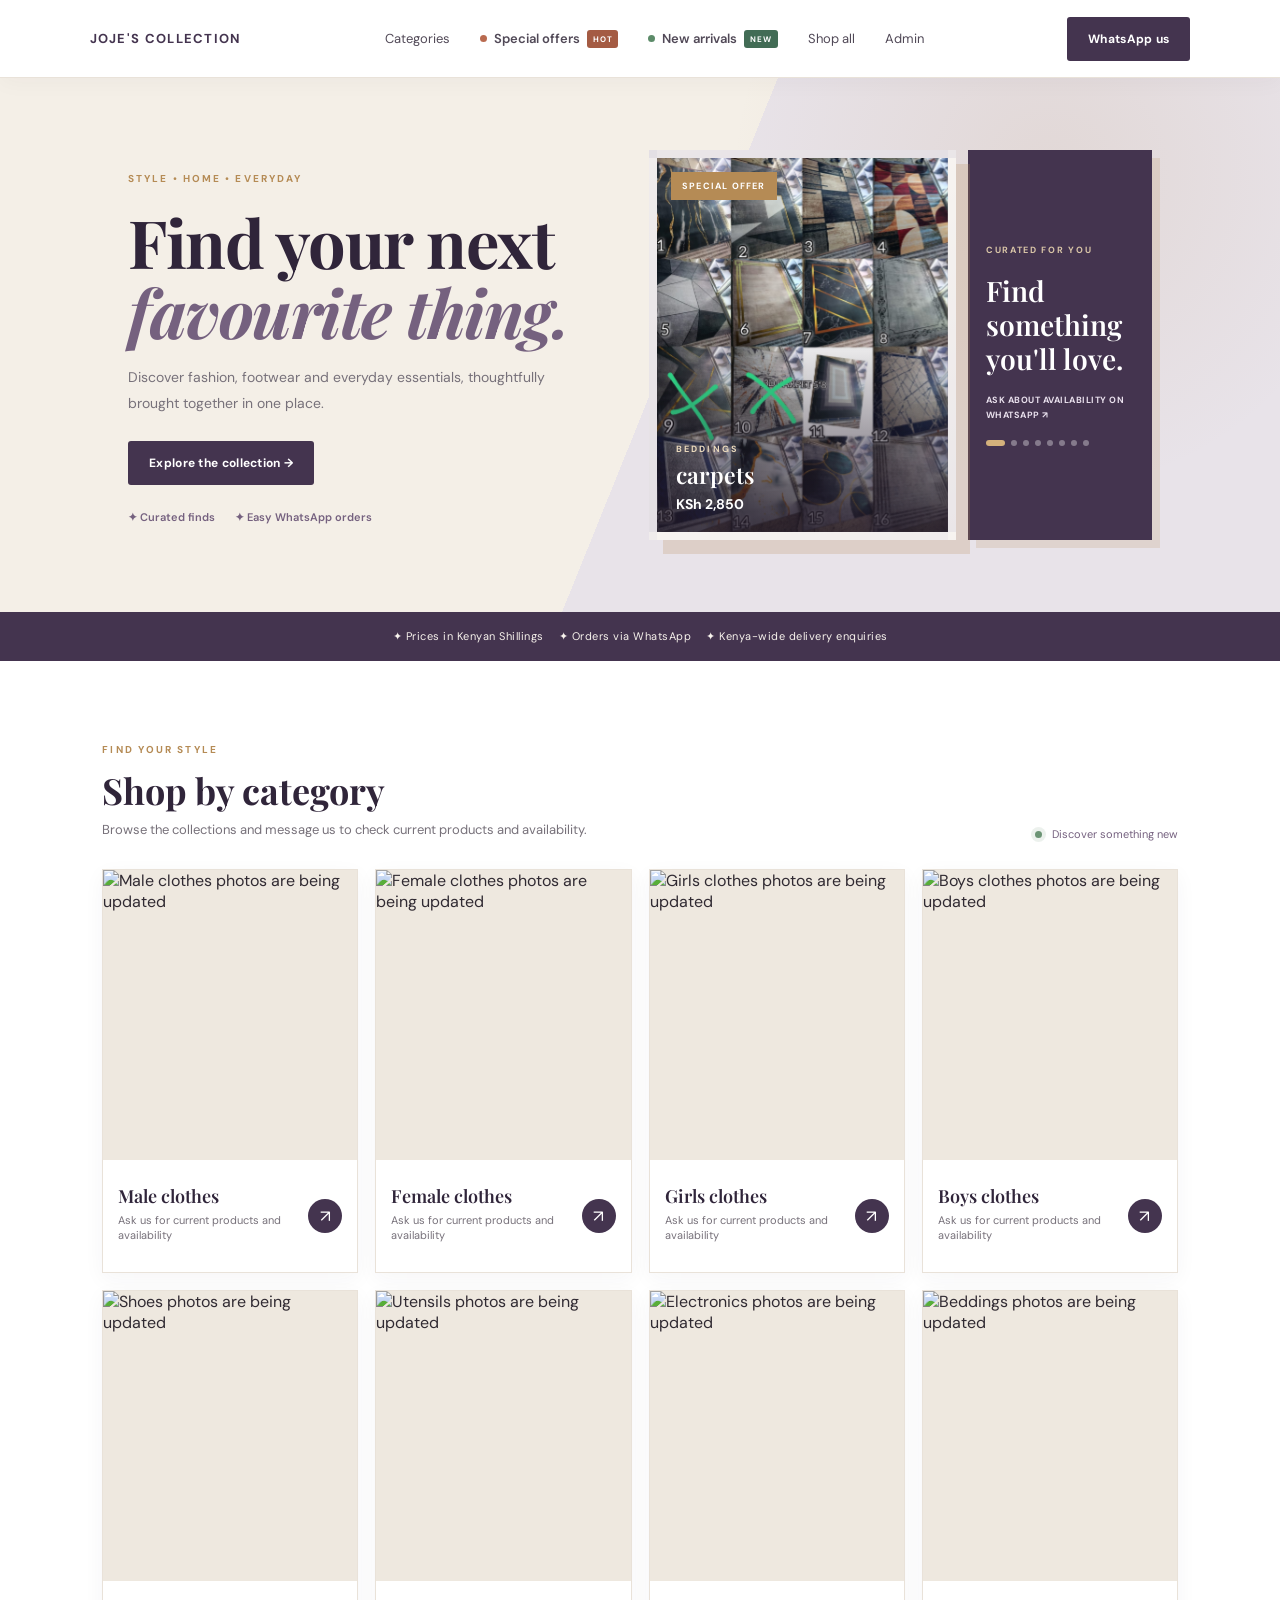
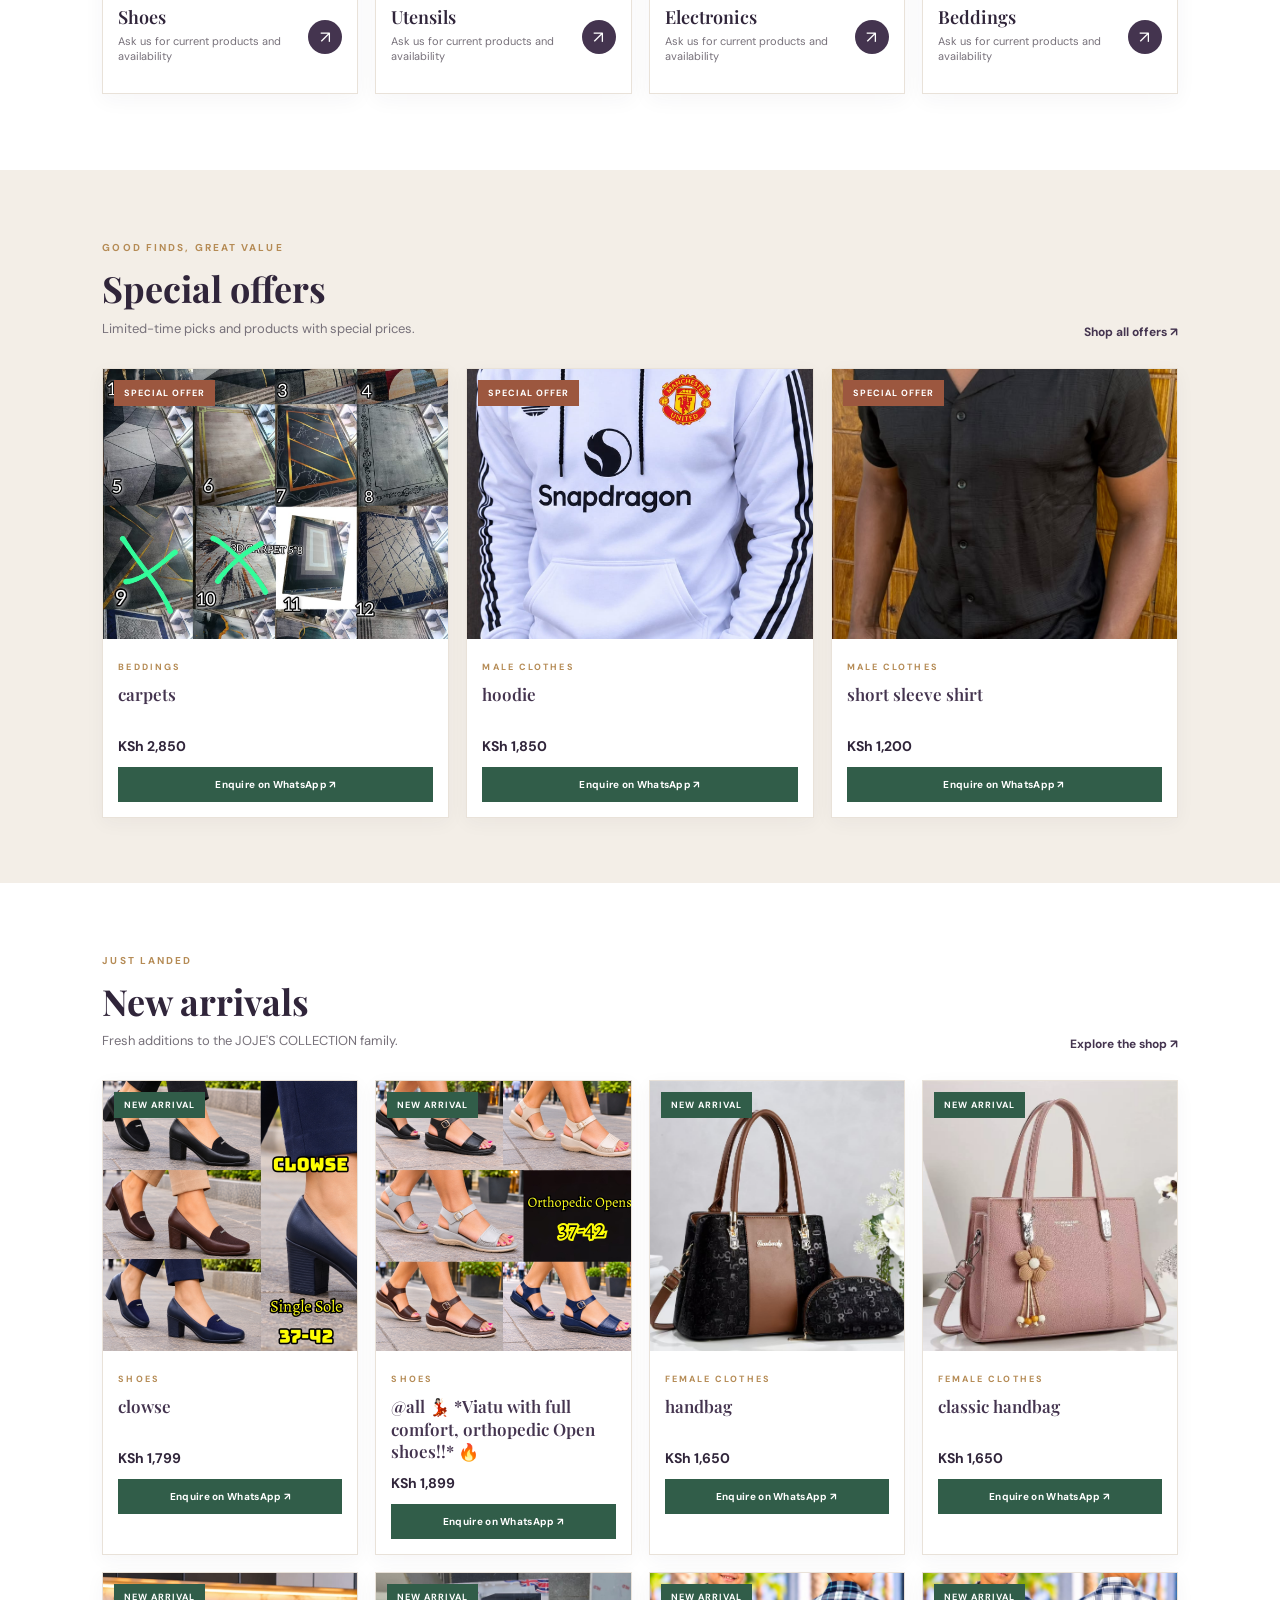
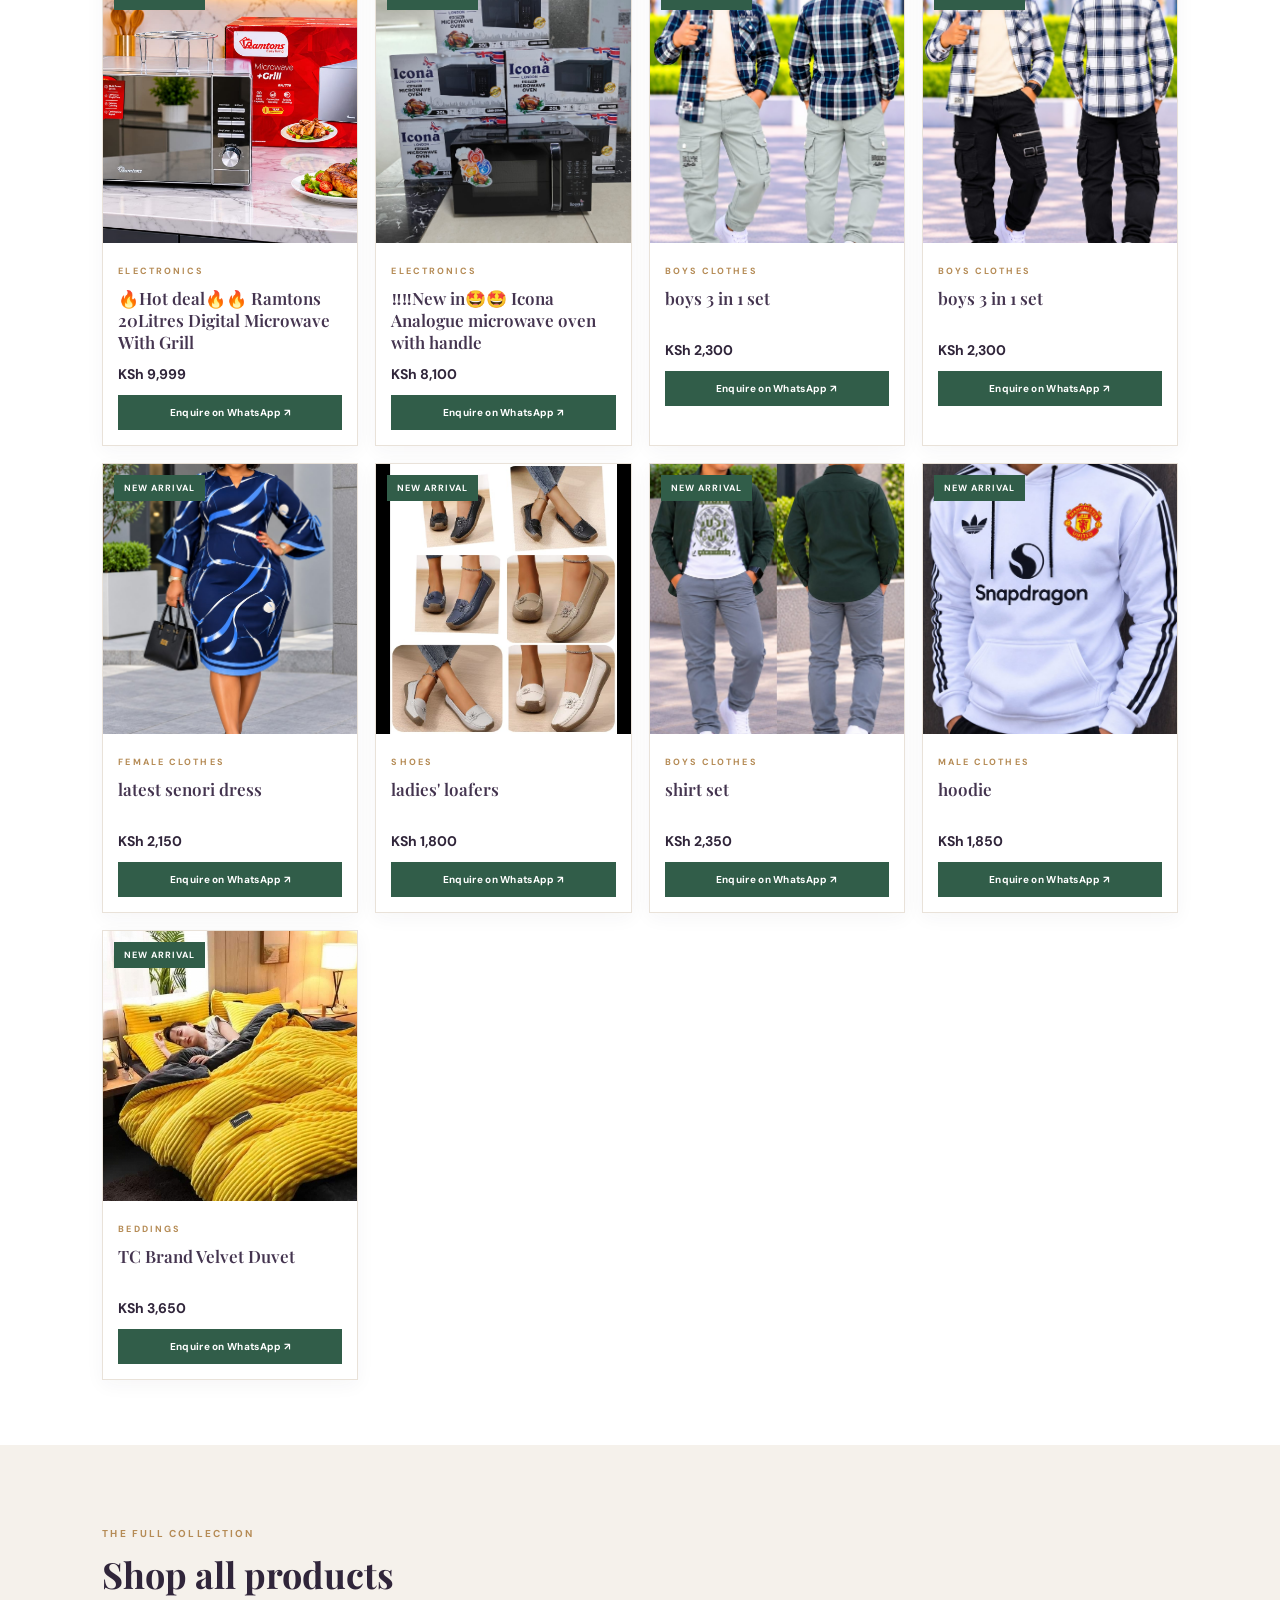
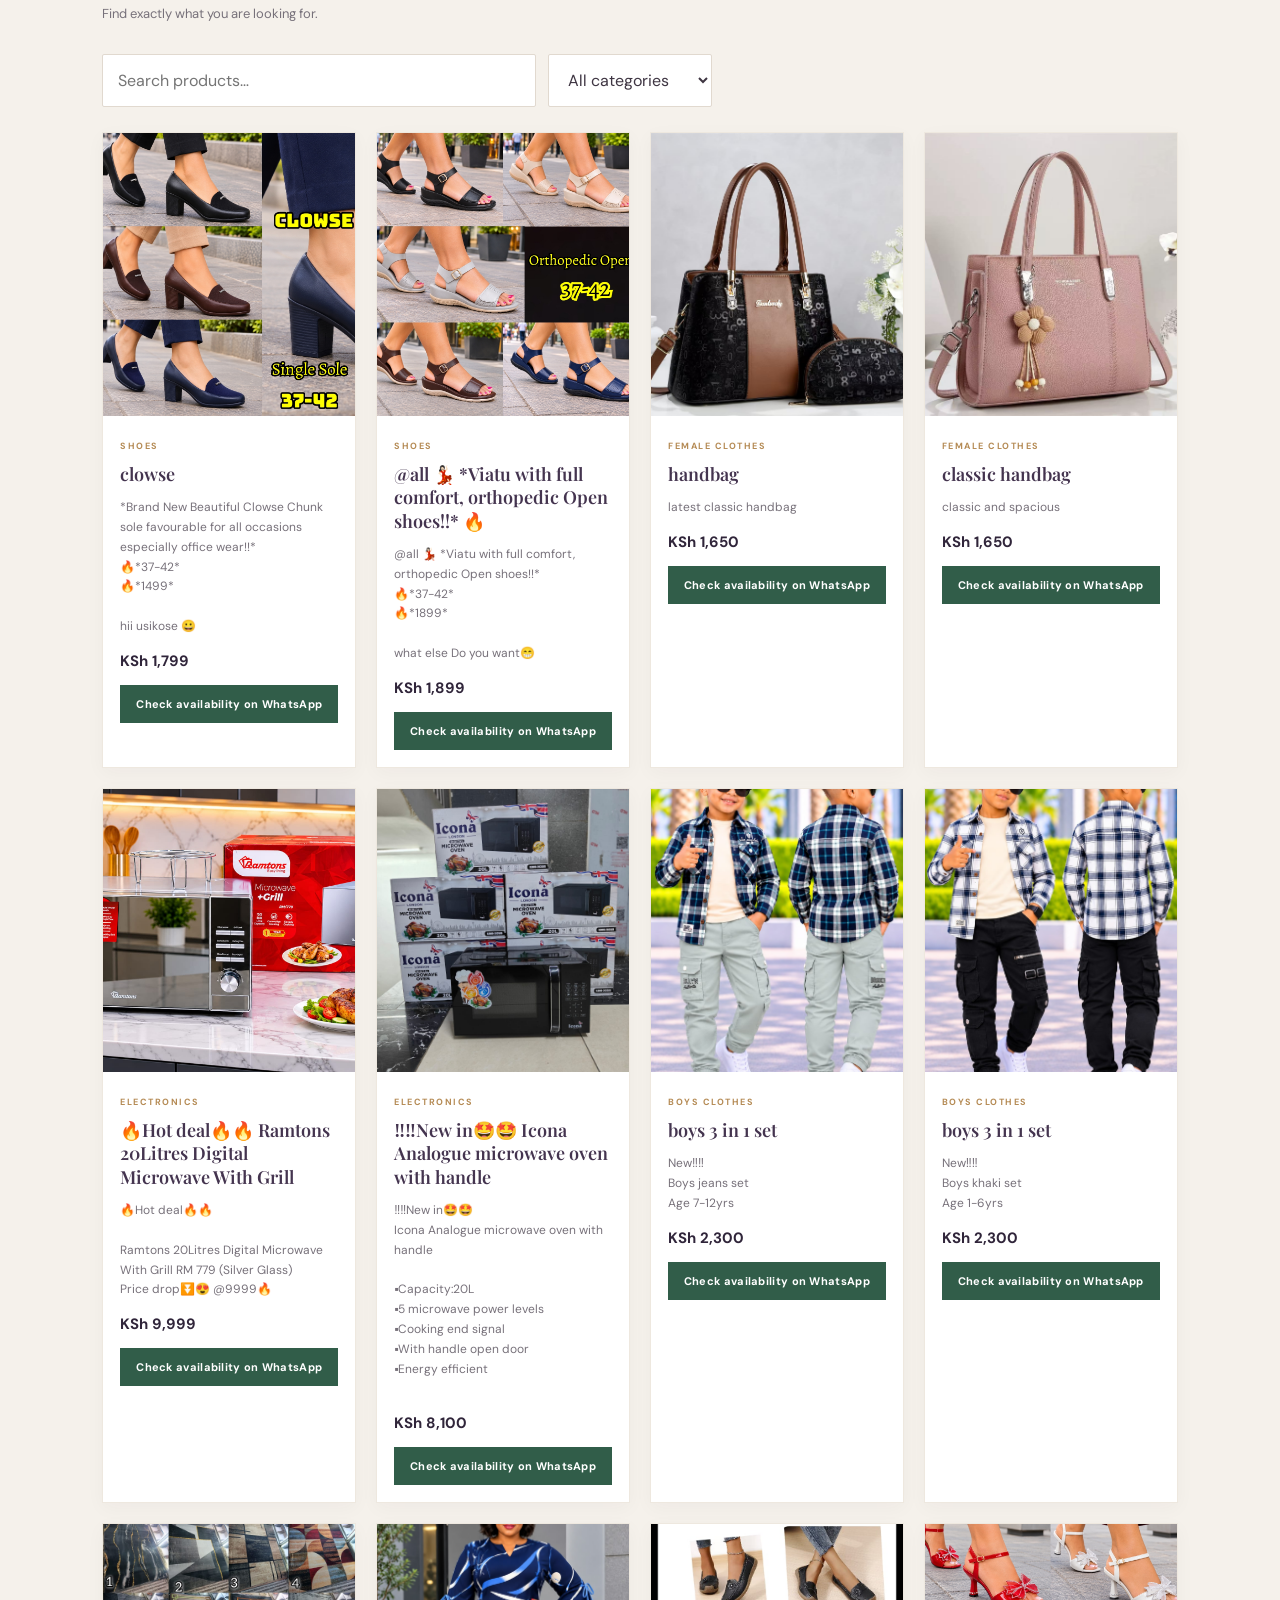
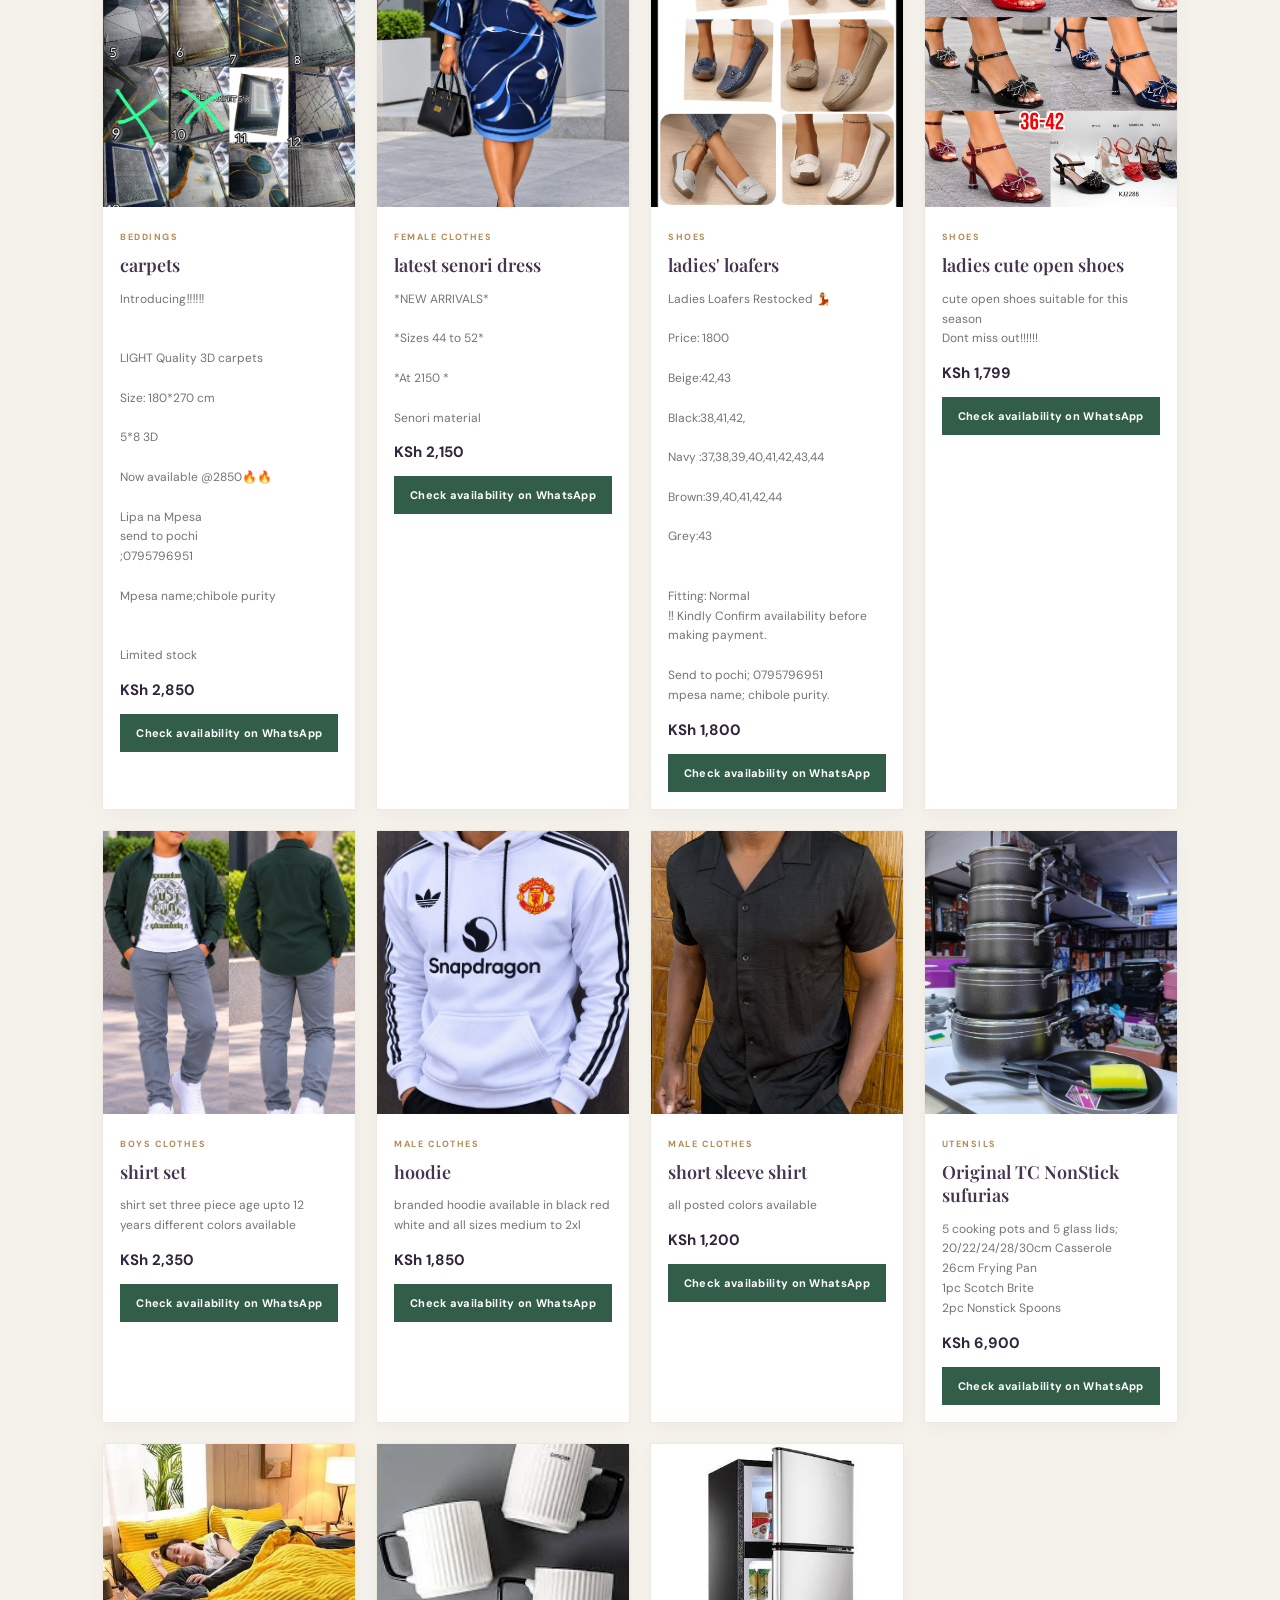
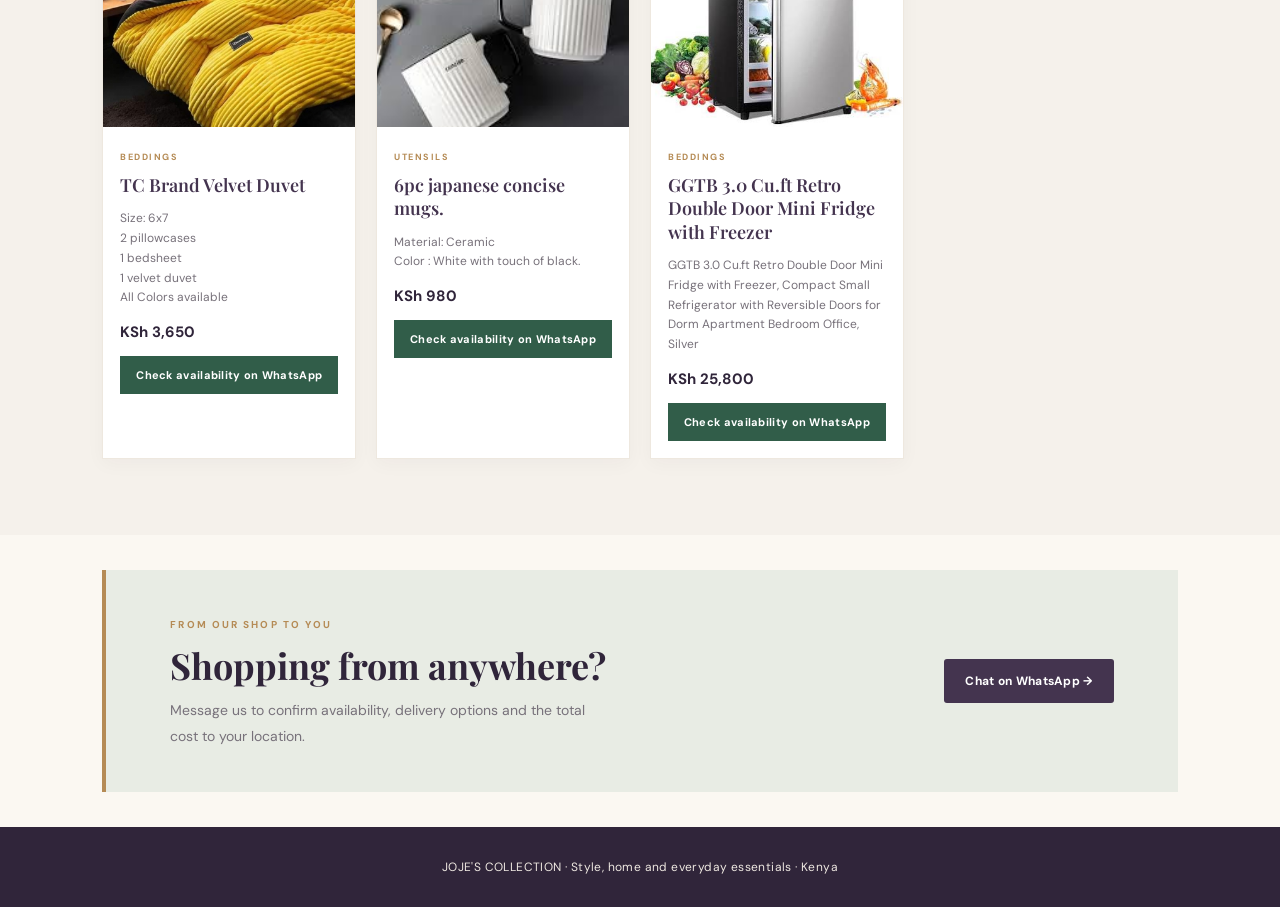
<file: index.html>
<!doctype html>
<html lang="en">
<head><meta charset="utf-8"><meta name="viewport" content="width=device-width,initial-scale=1"><meta name="theme-color" content="#30253a"><meta name="description" content="Shop fashion, footwear, home and everyday essentials at JOJE'S COLLECTION. Order conveniently on WhatsApp."><title>JOJE'S COLLECTION | Style, Home & Everyday</title><link rel="stylesheet" href="styles.css?v=20261106-brand-clean"></head>
<body>
<header><a class="brand" href="index.html"><span>JOJE'S COLLECTION</span></a><nav><a href="#categories">Categories</a><a class="nav-feature nav-offers" href="#offers"><span class="nav-pulse"></span>Special offers <b>HOT</b></a><a class="nav-feature nav-new" href="#new-arrivals"><span class="nav-pulse"></span>New arrivals <b>NEW</b></a><a href="#products">Shop all</a><a href="admin.html">Admin</a></nav><a class="wa" href="https://wa.me/254795796951">WhatsApp us</a></header>
<section class="hero"><div><small>STYLE • HOME • EVERYDAY</small><h1>Find your next<br><em>favourite thing.</em></h1><p>Discover fashion, footwear and everyday essentials, thoughtfully brought together in one place.</p><a class="btn" href="#categories">Explore the collection →</a><div class="hero-trust"><span>✦ Curated finds</span><span>✦ Easy WhatsApp orders</span></div></div><div id="hero-showcase" class="hero-showcase" aria-label="Featured products"></div></section>
<div class="strip">✦ Prices in Kenyan Shillings　 ✦ Orders via WhatsApp　 ✦ Kenya-wide delivery enquiries</div>
<main>
<section id="categories" class="category-section"><div class="section-heading"><div><small>FIND YOUR STYLE</small><h2>Shop by category</h2><p class="section-intro">Browse the collections and message us to check current products and availability.</p></div><span class="rotating-note"> <i></i> Discover something new</span></div><div id="cats" class="category-showcase"></div></section>
<section id="offers" class="feature-section offers-section"><div class="section-heading"><div><small>GOOD FINDS, GREAT VALUE</small><h2>Special offers</h2><p class="section-intro">Limited-time picks and products with special prices.</p></div><a class="text-link" href="#products">Shop all offers ↗</a></div><div id="offers-track" class="feature-track"></div></section>
<section id="new-arrivals" class="feature-section new-section"><div class="section-heading"><div><small>JUST LANDED</small><h2>New arrivals</h2><p class="section-intro">Fresh additions to the JOJE'S COLLECTION family.</p></div><a class="text-link" href="#products">Explore the shop ↗</a></div><div id="new-track" class="feature-track"></div></section>
<section id="products" class="products-section"><div class="section-heading"><div><small>THE FULL COLLECTION</small><h2>Shop all products</h2><p class="section-intro">Find exactly what you are looking for.</p></div></div><div class="tools"><input id="search" placeholder="Search products…" aria-label="Search products"><select id="filter" aria-label="Filter by category"><option value="">All categories</option></select></div><div id="grid" class="grid"></div><p id="empty" hidden>No products found. Please check back soon.</p></section>
<section class="delivery"><div><small>FROM OUR SHOP TO YOU</small><h2>Shopping from anywhere?</h2><p>Message us to confirm availability, delivery options and the total cost to your location.</p></div><a class="btn" href="https://wa.me/254795796951">Chat on WhatsApp →</a></section>
</main><footer>JOJE'S COLLECTION · Style, home and everyday essentials · Kenya</footer><script src="products.js"></script><script src="app.js?v=20261106-livefix"></script></body></html>
</file>
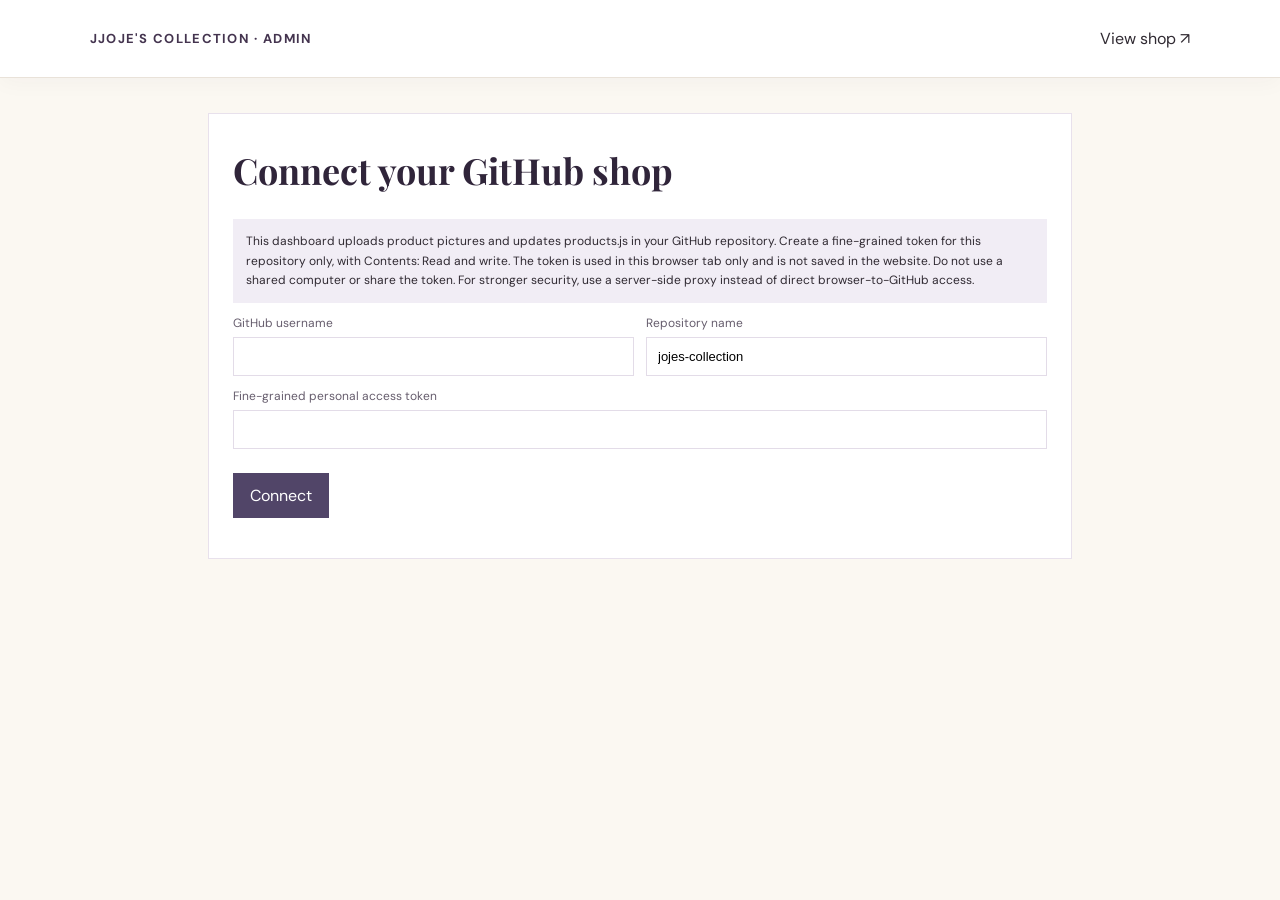
<file: admin.html>
<!doctype html><html><head><meta charset="utf-8"><meta name="viewport" content="width=device-width,initial-scale=1"><title>JOJE'S Admin</title><link rel="stylesheet" href="styles.css"><style>.wrap{max-width:900px;margin:35px auto;padding:0 18px}.panel{background:white;padding:24px;margin:18px 0;border:1px solid #e8e1ec}.form{display:grid;grid-template-columns:1fr 1fr;gap:12px}.form label{font-size:12px;color:#665d6d;display:flex;flex-direction:column;gap:6px}.form input,.form select,.form textarea{padding:11px;border:1px solid #e3dce8;font:13px Arial}.full{grid-column:1/-1}button{background:#514568;color:white;border:0;padding:12px 17px;cursor:pointer;margin:8px 6px 0 0}.note{background:#f1edf5;padding:13px;font-size:12px;line-height:1.6}.row{display:flex;gap:12px;align-items:center;border-bottom:1px solid #eee;padding:10px 0}.row img{width:55px;height:60px;object-fit:cover}.grow{flex:1}.row small{display:block}.status{white-space:pre-wrap;font-size:12px;margin-top:12px}.hidden{display:none}@media(max-width:600px){.form{grid-template-columns:1fr}.full{grid-column:auto}}</style></head><body><header><a class="brand" href="index.html">J<span>JOJE'S COLLECTION · ADMIN</span></a><a href="index.html">View shop ↗</a></header><main class="wrap"><section class="panel"><h2>Connect your GitHub shop</h2><p class="note">This dashboard uploads product pictures and updates products.js in your GitHub repository. Create a fine-grained token for this repository only, with Contents: Read and write. The token is used in this browser tab only and is not saved in the website. Do not use a shared computer or share the token. For stronger security, use a server-side proxy instead of direct browser-to-GitHub access.</p><div class="form"><label>GitHub username<input id="owner"></label><label>Repository name<input id="repo" value="jojes-collection"></label><label class="full">Fine-grained personal access token<input id="token" type="password" autocomplete="off"></label></div><p><button id="connect">Connect</button><button id="disconnect" class="hidden">Disconnect</button></p><div id="connection" class="status"></div></section><section id="editor" class="panel hidden"><h2 id="heading">Add a product</h2><form id="form" class="form"><label>Product name<input id="name" required></label><label>Category<select id="category"></select></label><label>Price (KES)<input id="price" type="number" min="0" step="1" required></label><label>Stock / availability<input id="stock" placeholder="e.g. In stock"></label><label class="full">Description<textarea id="description"></textarea></label><label class="full">Product pictures (select multiple)<input id="photos" type="file" accept="image/jpeg,image/png,image/webp" multiple></label><label><span><input id="active" type="checkbox" checked> Display on shop</span></label><label><span><input id="isOffer" type="checkbox"> Mark as special offer</span></label><label><span><input id="isNew" type="checkbox"> Mark as new arrival</span></label><div class="full"><button id="save" type="submit">Publish product</button><button id="clear" type="button">Clear form</button></div></form><div id="result" class="status"></div></section><section id="catalogue" class="panel hidden"><h2>Products</h2><div id="list"></div></section></main><script src="products.js"></script><script src="admin.js"></script></body></html>
</file>
<file: styles.css>
@import url('https://fonts.googleapis.com/css2?family=DM+Sans:wght@400;500;600;700&family=Playfair+Display:ital,wght@0,600;0,700;1,600&display=swap');
:root{--plum:#44344f;--deep:#30253a;--soft:#75617f;--cream:#fbf8f2;--ivory:#f3eee5;--gold:#b58b55;--sage:#e8ece4;--muted:#77717a;--line:#e9e2d9}
*{box-sizing:border-box}html{scroll-behavior:smooth}body{margin:0;background:var(--cream);color:#302a32;font-family:'DM Sans',sans-serif;-webkit-font-smoothing:antialiased}a{color:inherit;text-decoration:none}button,input,select{font:inherit}
header{min-height:78px;padding:0 7%;display:flex;align-items:center;justify-content:space-between;gap:24px;background:rgba(255,255,255,.97);position:sticky;top:0;z-index:10;border-bottom:1px solid var(--line);box-shadow:0 4px 22px rgba(48,37,58,.035)}
.brand{display:flex;align-items:center;gap:0;color:var(--plum);font-weight:700;letter-spacing:1.3px;font-size:13px;white-space:nowrap}
nav{display:flex;align-items:center;gap:30px;font-size:13px;color:#514957}nav a:hover{color:var(--gold)}
.wa,.btn{display:inline-flex;align-items:center;justify-content:center;background:var(--plum);color:white;padding:14px 21px;border-radius:3px;font-size:12px;font-weight:700;letter-spacing:.3px;transition:.2s}.wa:hover,.btn:hover{background:var(--deep);transform:translateY(-2px)}
.hero{padding:72px 10%;min-height:510px;display:grid;grid-template-columns:1.02fr .98fr;align-items:center;gap:54px;overflow:hidden;background:radial-gradient(circle at 82% 18%,rgba(181,139,85,.13),transparent 28%),linear-gradient(112deg,#f4efe7 0%,#f4efe7 52%,#e8e3e9 52%,#e8e3e9 100%)}
small{color:var(--gold);letter-spacing:2.1px;font-weight:700;font-size:10px;text-transform:uppercase}.hero h1{font:700 clamp(44px,5.2vw,72px)/1.06 'Playfair Display',Georgia,serif;color:var(--deep);margin:20px 0 17px;letter-spacing:-1.5px}.hero h1 em{color:var(--soft)}
.hero p,.delivery p{color:var(--muted);line-height:1.85;font-size:14px;max-width:430px;margin:0 0 25px}
.hero-art{min-height:320px;position:relative;isolation:isolate;background:linear-gradient(145deg,rgba(48,37,58,.08),rgba(48,37,58,.55)),radial-gradient(ellipse at 70% 24%,#d8c8b0 0%,transparent 33%),linear-gradient(135deg,#b9a9b9,#796b7e 58%,#51445d);box-shadow:18px 18px 0 rgba(181,139,85,.23);display:flex;flex-direction:column;align-items:center;justify-content:center;color:white;transform:rotate(-2deg);border:9px solid rgba(255,255,255,.55)}
.hero-art:before,.hero-art:after{content:'';position:absolute;z-index:-1;border:1px solid rgba(255,255,255,.42);inset:18px}.hero-art:after{inset:29px;border-color:rgba(255,255,255,.18)}.hero-art span{font:italic 58px Georgia,serif;letter-spacing:2px}.hero-art b{letter-spacing:6px;font-size:13px;margin-top:5px}.hero-art small{color:#fff;margin-top:27px;font-size:9px}
.strip{text-align:center;padding:17px 12px;background:var(--plum);color:#f8f3ed;font-size:11px;letter-spacing:.5px}main section{padding:76px 8%}h2{font:700 36px/1.15 'Playfair Display',Georgia,serif;color:var(--deep);margin:12px 0 28px}
.cats{display:grid;grid-template-columns:repeat(4,1fr);gap:14px}.cat{position:relative;overflow:hidden;min-height:128px;padding:24px;display:flex;align-items:flex-end;background:linear-gradient(135deg,#eee8df,#e3dce8);color:var(--plum);font:600 19px 'Playfair Display',Georgia,serif;border:1px solid rgba(68,52,79,.06);transition:.22s}.cat:nth-child(3n+2){background:linear-gradient(135deg,#e8ece4,#dce3d8)}.cat:nth-child(3n){background:linear-gradient(135deg,#f1e8dc,#e7d8c7)}.cat:after{content:'↗';position:absolute;top:17px;right:19px;color:var(--gold);font:20px 'DM Sans',sans-serif}.cat:hover{transform:translateY(-4px);box-shadow:0 12px 24px rgba(48,37,58,.09)}
#products{background:#f5f1eb}.tools{display:flex;gap:12px;margin-bottom:25px;max-width:610px}.tools input,.tools select{min-width:0;padding:14px 15px;border:1px solid #e1d9cf;background:white;color:#3e3542;outline:none;border-radius:2px}.tools input{flex:1}.tools input:focus,.tools select:focus{border-color:var(--gold);box-shadow:0 0 0 3px rgba(181,139,85,.12)}
.grid{display:grid;grid-template-columns:repeat(4,1fr);gap:20px}.card{min-width:0;overflow:hidden;background:white;border:1px solid #eee8df;box-shadow:0 5px 18px rgba(48,37,58,.035);transition:.22s}.card:hover{transform:translateY(-5px);box-shadow:0 15px 28px rgba(48,37,58,.10)}.card img{display:block;width:100%;aspect-ratio:4/4.5;object-fit:cover;background:#eee9e2}
.info{padding:17px}.info small{font-size:9px;letter-spacing:1.5px}.info h3{font:600 18px/1.3 'Playfair Display',Georgia,serif;color:var(--plum);margin:9px 0}.info p{font-size:12px;line-height:1.65;color:var(--muted);white-space:pre-line}.price{color:var(--deep);font-weight:700;font-size:15px;margin:14px 0}.order{display:block;text-align:center;background:#315d49;color:white;padding:12px;font-size:11px;font-weight:700;letter-spacing:.3px}.order:hover{background:#244635}#empty{color:var(--muted);padding:25px 0}
.delivery{background:var(--sage);margin:35px 8%;padding:42px 5%;display:flex;align-items:center;justify-content:space-between;gap:25px;border-left:4px solid var(--gold)}.delivery h2{margin-bottom:12px}.delivery p{margin-bottom:0}footer{text-align:center;background:var(--deep);color:#eee8e1;padding:32px 15px;font-size:12px;letter-spacing:.4px}
@media(max-width:900px){header{padding:0 5%}nav{gap:17px}.hero{padding:60px 7%;gap:30px}.grid{grid-template-columns:repeat(3,1fr)}}
@media(max-width:650px){header{min-height:68px;padding:0 5%;gap:10px}.brand{font-size:11px;letter-spacing:.7px}nav{display:none}.wa{padding:11px 13px;font-size:11px}.hero{grid-template-columns:1fr;padding:48px 7% 55px;gap:34px;background:linear-gradient(145deg,#f4efe7,#e8e3e9)}.hero h1{font-size:clamp(43px,12vw,58px)}.hero-art{min-height:220px}.hero-art span{font-size:45px}.strip{line-height:1.8;padding:13px 16px}main section{padding:52px 5%}h2{font-size:30px}.cats{grid-template-columns:repeat(2,1fr);gap:10px}.cat{min-height:100px;padding:17px;font-size:16px}.tools{gap:8px}.tools input,.tools select{width:50%;padding:12px 10px;font-size:12px}.grid{grid-template-columns:repeat(2,minmax(0,1fr));gap:11px}.info{padding:12px}.info h3{font-size:16px}.info p{font-size:11px}.delivery{margin:12px 5%;padding:27px 6%;display:block}.delivery .btn{margin-top:20px}}
@media(max-width:360px){.brand span{font-size:10px}.info h3{font-size:14px}}

/* Rotating category previews and featured product rails */
.hero-trust{display:flex;flex-wrap:wrap;gap:20px;margin-top:25px;color:var(--soft);font-size:11px;font-weight:600}
.section-heading{display:flex;align-items:flex-end;justify-content:space-between;gap:20px;margin-bottom:28px}
.section-heading h2{margin-bottom:8px}.section-intro{margin:0;color:var(--muted);font-size:13px;line-height:1.7;max-width:560px}
.rotating-note{font-size:11px;color:var(--soft);white-space:nowrap}.rotating-note i{display:inline-block;width:7px;height:7px;border-radius:50%;background:#6c9475;margin-right:7px;box-shadow:0 0 0 4px rgba(108,148,117,.13)}
.category-showcase{display:grid;grid-template-columns:repeat(4,minmax(0,1fr));gap:17px}
.category-tile{min-width:0;background:#fff;border:1px solid var(--line);box-shadow:0 6px 20px rgba(48,37,58,.045);overflow:hidden;transition:transform .25s,box-shadow .25s}
.category-tile:hover{transform:translateY(-5px);box-shadow:0 14px 28px rgba(48,37,58,.11)}
.category-visual{height:205px;position:relative;background:linear-gradient(145deg,#eee8df,#ded5e3);overflow:hidden}
.category-visual img{width:100%;height:100%;display:block;object-fit:cover;animation:categoryReveal .55s ease both}
.category-count{position:absolute;right:10px;top:10px;background:rgba(48,37,58,.78);color:white;padding:6px 9px;font-size:9px;letter-spacing:1px}
.category-caption{min-height:104px;padding:14px 15px;display:flex;align-items:center;justify-content:space-between;gap:10px}
.category-caption h3{font:600 18px 'Playfair Display',Georgia,serif;color:var(--deep);margin:0 0 5px}
.category-caption p{font-size:11px;color:var(--muted);margin:0 0 6px;line-height:1.4}
.category-caption strong{font-size:12px;color:var(--plum)}
.category-caption>a{width:34px;height:34px;flex:0 0 34px;display:grid;place-items:center;border-radius:50%;background:var(--plum);color:white;font-size:17px}
.empty-visual{display:grid;place-items:center}.category-symbol{font:italic 80px Georgia;color:rgba(68,52,79,.3)}
.category-section{background:#fff}
.feature-section{padding-top:65px;padding-bottom:65px}
.offers-section{background:#f3eee7}
.new-section{background:#fff}
.feature-track{display:grid;grid-template-columns:repeat(4,minmax(0,1fr));gap:17px}
.spot-card{min-width:0;background:white;border:1px solid var(--line);overflow:hidden;box-shadow:0 5px 18px rgba(48,37,58,.045);animation:categoryReveal .45s ease both}
.spot-image{height:220px;display:block;position:relative;overflow:hidden;background:#eee8df}
.spot-image img{width:100%;height:100%;object-fit:cover;display:block;transition:transform .45s}
.spot-card:hover .spot-image img{transform:scale(1.045)}
.spot-badge{position:absolute;left:11px;top:11px;padding:7px 10px;color:#fff;font-size:9px;letter-spacing:1px;font-weight:700}
.spot-badge.offer{background:#9c573f}.spot-badge.new{background:#315d49}
.spot-info{padding:15px}.spot-info>small{font-size:9px}.spot-info h3{font:600 17px/1.3 'Playfair Display',Georgia,serif;color:var(--plum);min-height:42px;margin:8px 0}.spot-info strong{display:block;color:var(--deep);font-size:14px;margin:12px 0}
.spot-order{display:block;text-align:center;padding:11px;background:#315d49;color:white;font-size:10px;font-weight:700;letter-spacing:.3px}
.feature-empty{grid-column:1/-1;padding:26px;background:rgba(255,255,255,.65);border:1px dashed #d9cfc2;color:var(--muted);font-size:13px;text-align:center}.feature-empty span{font-size:24px;color:var(--gold)}
.text-link{font-size:12px;color:var(--plum);font-weight:700;white-space:nowrap}.text-link:hover{color:var(--gold)}
@keyframes categoryReveal{from{opacity:.45;transform:translateY(8px)}to{opacity:1;transform:translateY(0)}}
@media(max-width:900px){.category-showcase,.feature-track{grid-template-columns:repeat(2,minmax(0,1fr))}.category-visual,.spot-image{height:190px}}
@media(max-width:650px){.section-heading{align-items:flex-start;flex-direction:column;gap:12px}.rotating-note{font-size:10px}.category-showcase,.feature-track{grid-template-columns:repeat(2,minmax(0,1fr));gap:10px}.category-visual{height:145px}.category-caption{min-height:94px;padding:11px}.category-caption h3{font-size:15px}.category-caption p{font-size:10px}.spot-image{height:155px}.spot-info{padding:11px}.spot-info h3{font-size:15px;min-height:38px}.spot-info strong{font-size:13px}.spot-order{font-size:9px;padding:10px}.feature-section{padding-top:48px;padding-bottom:48px}}
@media(prefers-reduced-motion:reduce){*,*::before,*::after{scroll-behavior:auto!important;animation-duration:.01ms!important;animation-iteration-count:1!important;transition-duration:.01ms!important}}


/* Live hero product collage */
.hero{grid-template-columns:1fr 1.05fr;gap:42px}
.hero-showcase{min-height:390px;display:grid;grid-template-columns:1.25fr .75fr;gap:12px;align-items:stretch;position:relative}
.hero-product-main{position:relative;display:block;min-height:390px;overflow:hidden;background:linear-gradient(145deg,#e7ddd2,#a99bab);box-shadow:14px 14px 0 rgba(181,139,85,.22);border:8px solid rgba(255,255,255,.68)}
.hero-product-main:after{content:'';position:absolute;inset:0;background:linear-gradient(0deg,rgba(35,26,42,.78),transparent 56%)}
.hero-product-main img{width:100%;height:100%;position:absolute;inset:0;object-fit:cover;animation:categoryReveal .55s ease both}
.hero-product-tag{position:absolute;z-index:1;left:14px;top:14px;padding:8px 11px;background:var(--gold);color:#fff;font-size:9px;font-weight:700;letter-spacing:1.2px}
.hero-product-caption{position:absolute;z-index:1;left:19px;right:15px;bottom:19px;display:flex;flex-direction:column;gap:7px;color:white}
.hero-product-caption small{color:#ead9bd;font-size:9px}.hero-product-caption strong{font:600 23px/1.15 'Playfair Display',Georgia,serif}.hero-product-caption b{font-size:14px}
.hero-product-side{padding:24px 18px;background:var(--plum);color:white;display:flex;flex-direction:column;justify-content:center;gap:18px;box-shadow:8px 8px 0 rgba(181,139,85,.18)}
.hero-product-side>span{font-size:9px;letter-spacing:1.7px;color:#d9c5a7;font-weight:700}.hero-product-side>strong{font:600 clamp(22px,2.2vw,31px)/1.2 'Playfair Display',Georgia,serif}.hero-product-side>small{font-size:9px;line-height:1.6;color:#e9e0ed;letter-spacing:.5px}
.hero-dots{display:flex;gap:6px;flex-wrap:wrap}.hero-dots i{width:6px;height:6px;border-radius:50%;background:rgba(255,255,255,.35)}.hero-dots i.active{width:19px;border-radius:8px;background:#d4b17c}
.hero-placeholder{min-height:390px;display:flex;flex-direction:column;align-items:center;justify-content:center;background:linear-gradient(145deg,#b9a9b9,#51445d);color:#fff;box-shadow:14px 14px 0 rgba(181,139,85,.22);border:8px solid rgba(255,255,255,.68)}.hero-placeholder span{font:italic 58px Georgia}.hero-placeholder b{letter-spacing:6px}.hero-placeholder small{color:#fff;margin-top:20px}
@media(max-width:900px){.hero{grid-template-columns:1fr 1fr;gap:24px}.hero-showcase{min-height:320px}.hero-product-main{min-height:320px}.hero-product-side{padding:17px 12px}}
@media(max-width:650px){.hero{grid-template-columns:1fr}.hero-showcase{min-height:275px;grid-template-columns:1.2fr .8fr;gap:8px}.hero-product-main{min-height:275px}.hero-product-caption strong{font-size:18px}.hero-product-side{padding:15px 11px;gap:13px}.hero-product-side>strong{font-size:22px}.hero-placeholder{min-height:275px}}

/* Five-photo category galleries */
.category-gallery{display:grid;grid-template-columns:repeat(2,minmax(0,1fr));grid-template-rows:112px 112px;gap:4px;background:#eee8df;padding:5px}
.category-gallery img{display:block;width:100%;height:100%;min-height:0;object-fit:cover}
.category-gallery img:first-child{grid-row:span 2}
.category-caption{min-height:112px}
@media(max-width:900px){.category-gallery{grid-template-rows:105px 105px}}
@media(max-width:650px){.category-gallery{grid-template-rows:82px 82px;gap:3px;padding:4px}.category-caption{min-height:96px}}

/* Rotating single-image category cards: avoid broken multi-image mosaics */
.category-gallery{display:block;height:290px;padding:0;overflow:hidden;background:#eee8df}
.category-gallery .category-slide{display:block;width:100%;height:100%;object-fit:cover;animation:categoryReveal .45s ease both}
@media(max-width:900px){.category-gallery{height:245px}}
@media(max-width:650px){.category-gallery{height:190px}}

/* Polished navigation attention cues */
nav .nav-feature{display:inline-flex;align-items:center;gap:7px;position:relative;font-weight:600}
.nav-feature b{font:700 8px 'DM Sans',sans-serif;letter-spacing:.8px;padding:4px 6px;border-radius:3px;color:#fff}
.nav-offers b{background:#a45b43}
.nav-new b{background:#426c55}
.nav-pulse{width:7px;height:7px;border-radius:50%;display:inline-block;flex:0 0 7px;animation:navPulse 1.9s ease-out infinite}
.nav-offers .nav-pulse{background:#b96a4f;box-shadow:0 0 0 0 rgba(185,106,79,.45)}
.nav-new .nav-pulse{background:#5c8b69;box-shadow:0 0 0 0 rgba(92,139,105,.4)}
@keyframes navPulse{0%{box-shadow:0 0 0 0 currentColor;opacity:1}70%{box-shadow:0 0 0 7px transparent;opacity:.85}100%{box-shadow:0 0 0 0 transparent;opacity:1}}
/* Adaptive rails: one product fills the row; larger collections flow into more columns */
.feature-track{grid-template-columns:repeat(auto-fit,minmax(min(100%,230px),1fr));align-items:stretch}
.feature-track .spot-card{width:100%;height:100%}
.feature-track .spot-image{height:clamp(190px,22vw,270px)}
@media(max-width:650px){.feature-track{grid-template-columns:repeat(auto-fit,minmax(min(100%,155px),1fr));gap:11px}.feature-track .spot-image{height:175px}}
@media(prefers-reduced-motion:reduce){.nav-pulse{animation:none}}
</file>
